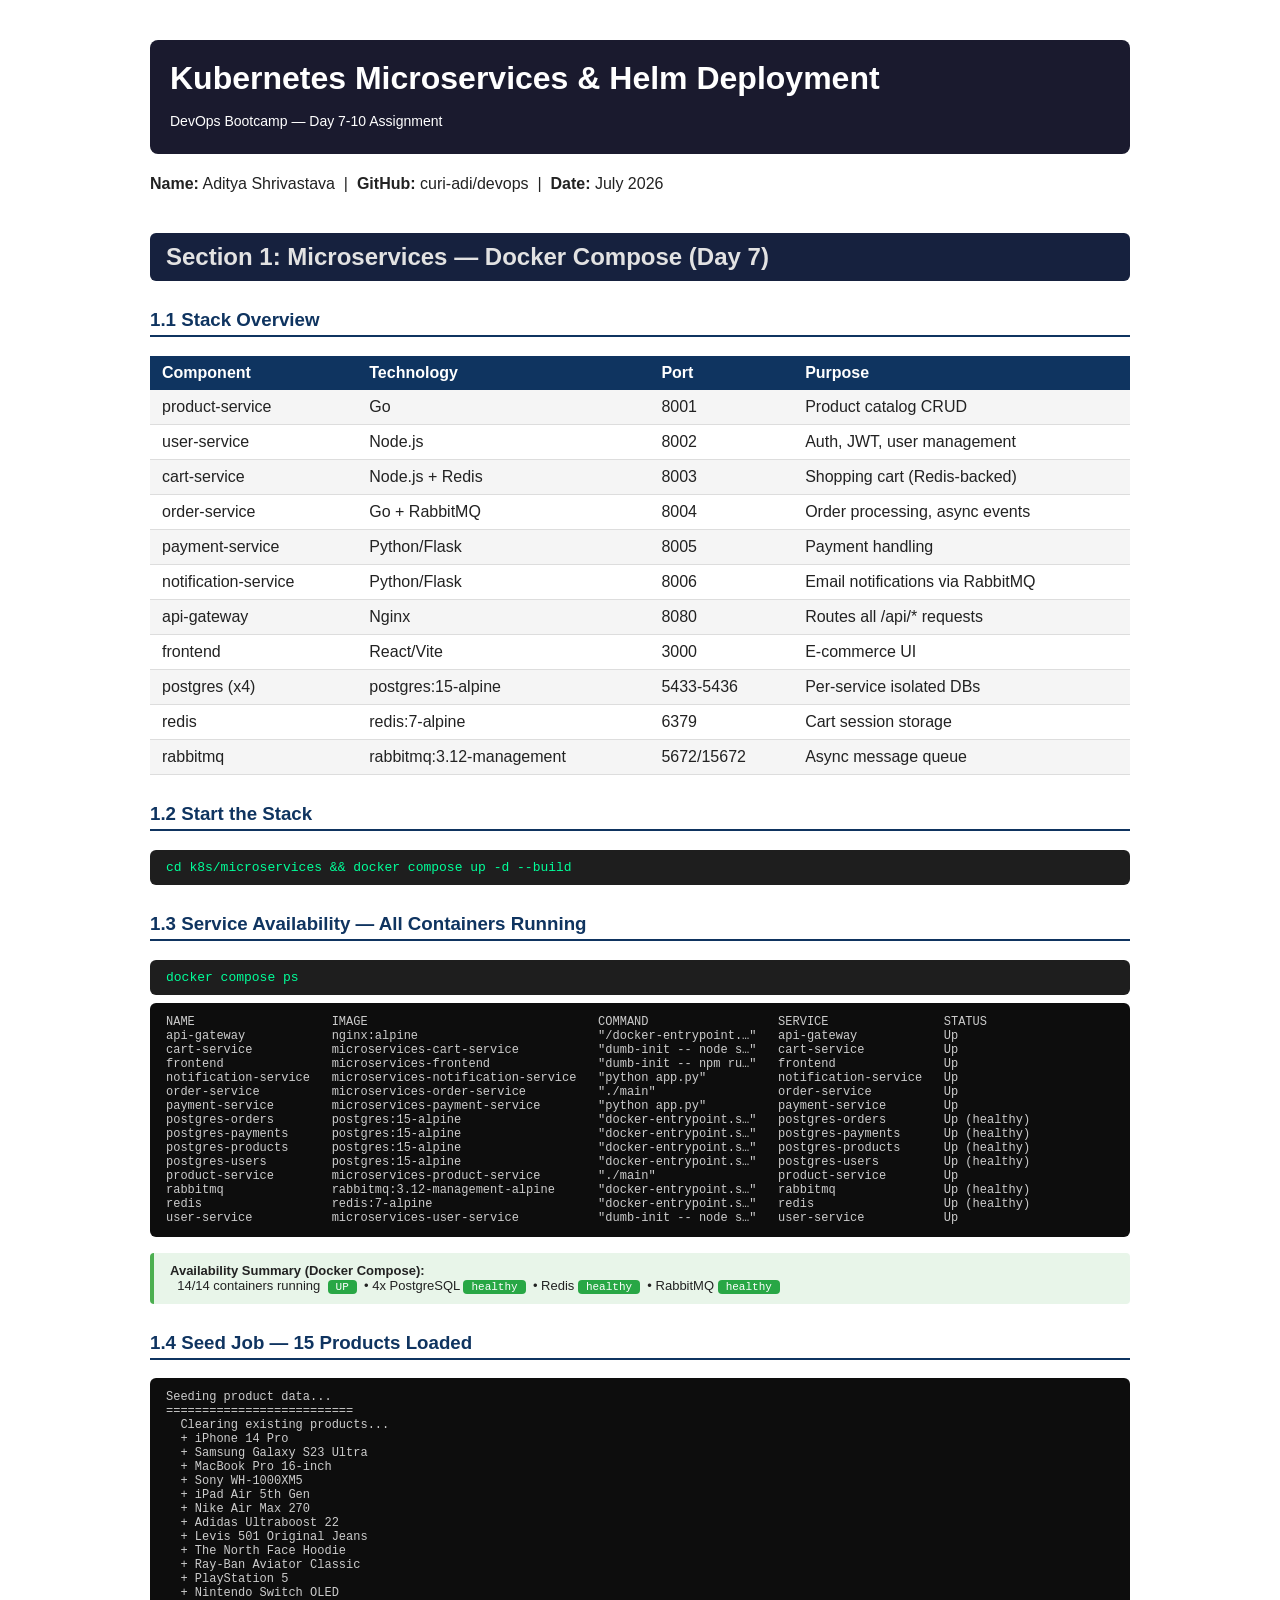
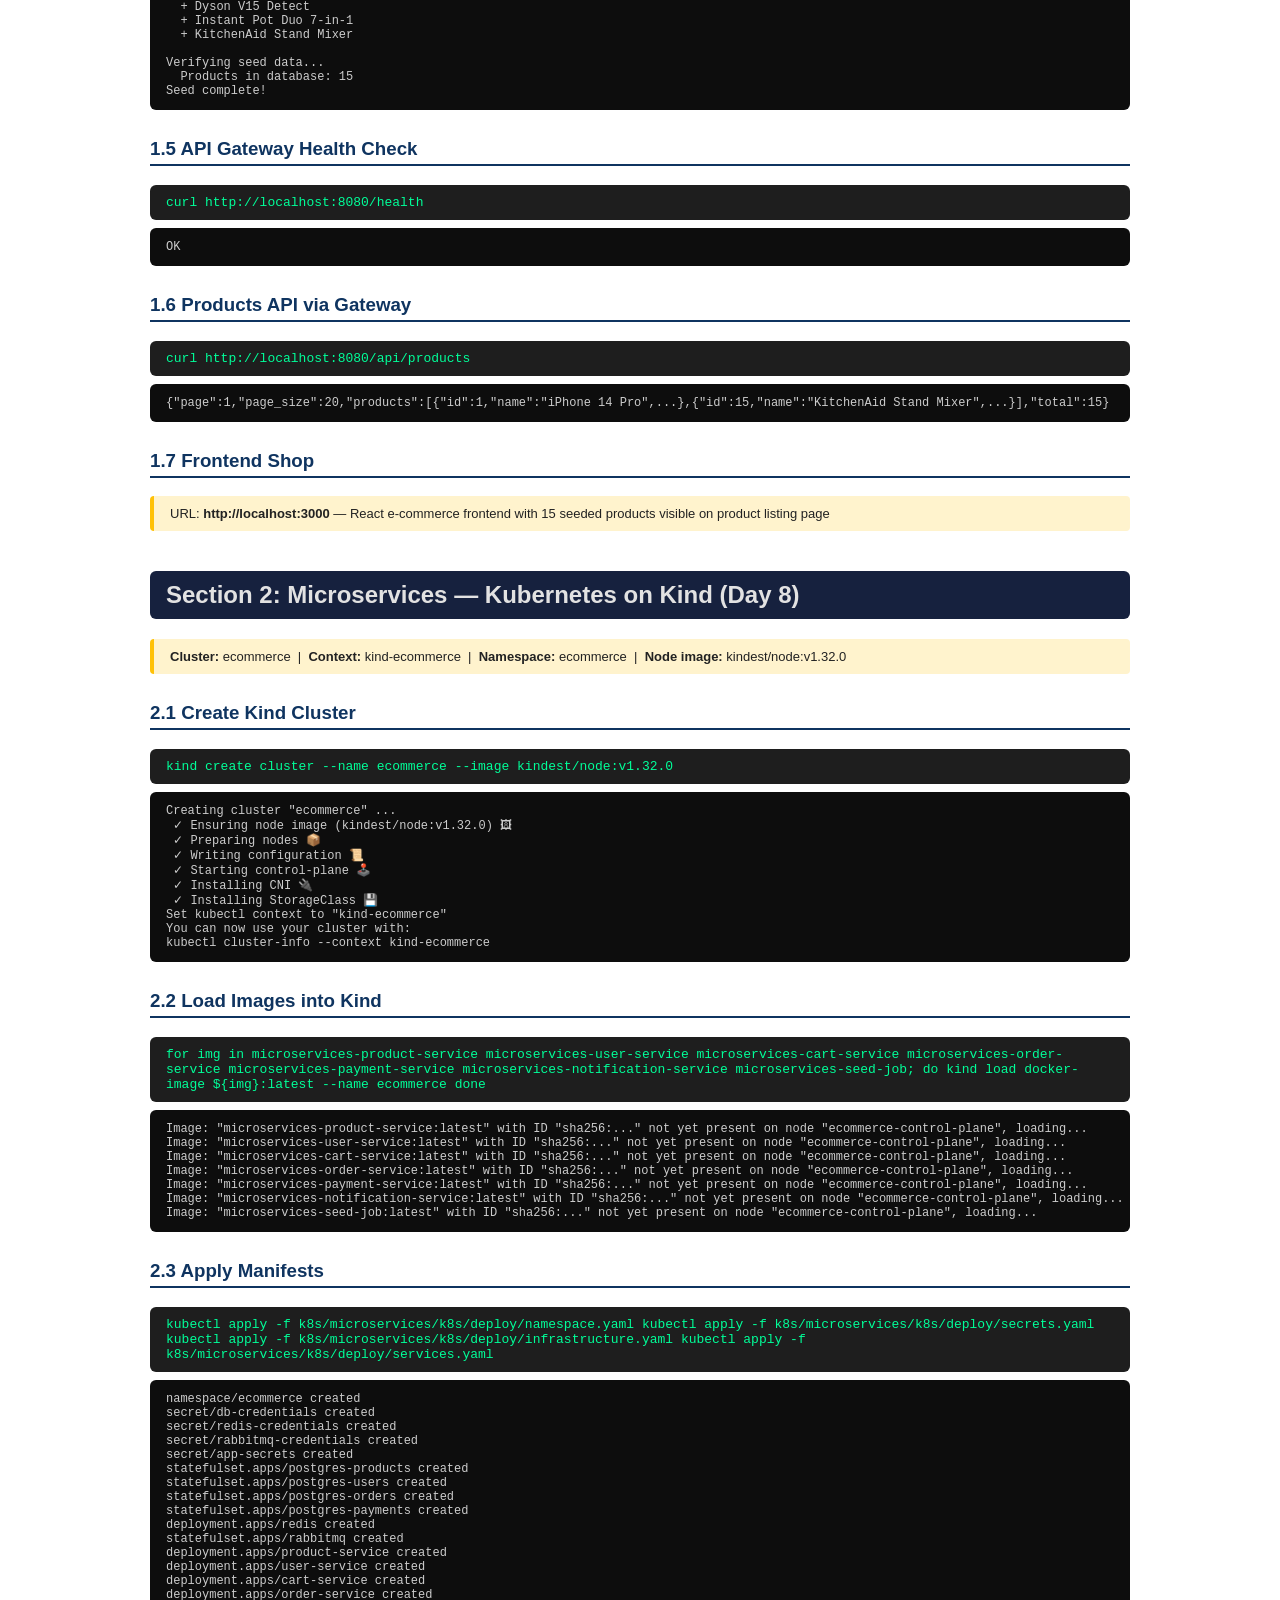
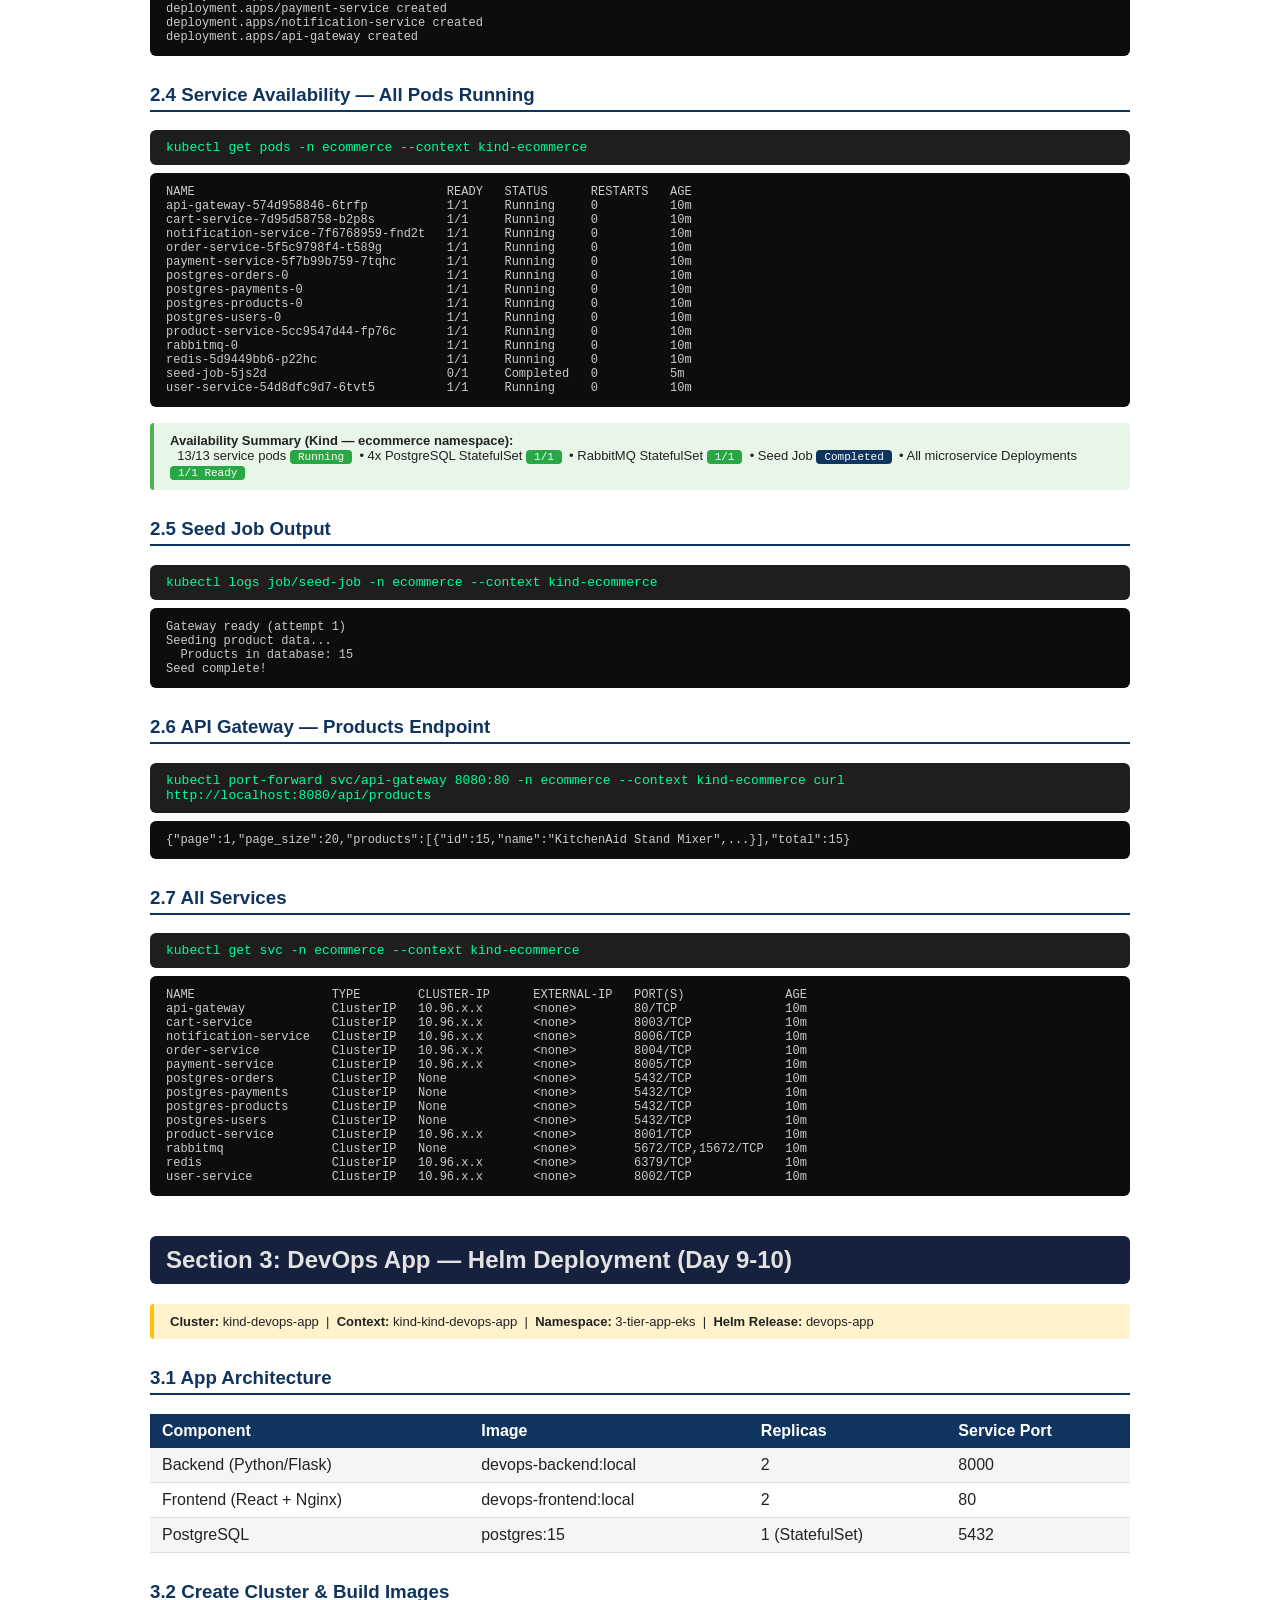
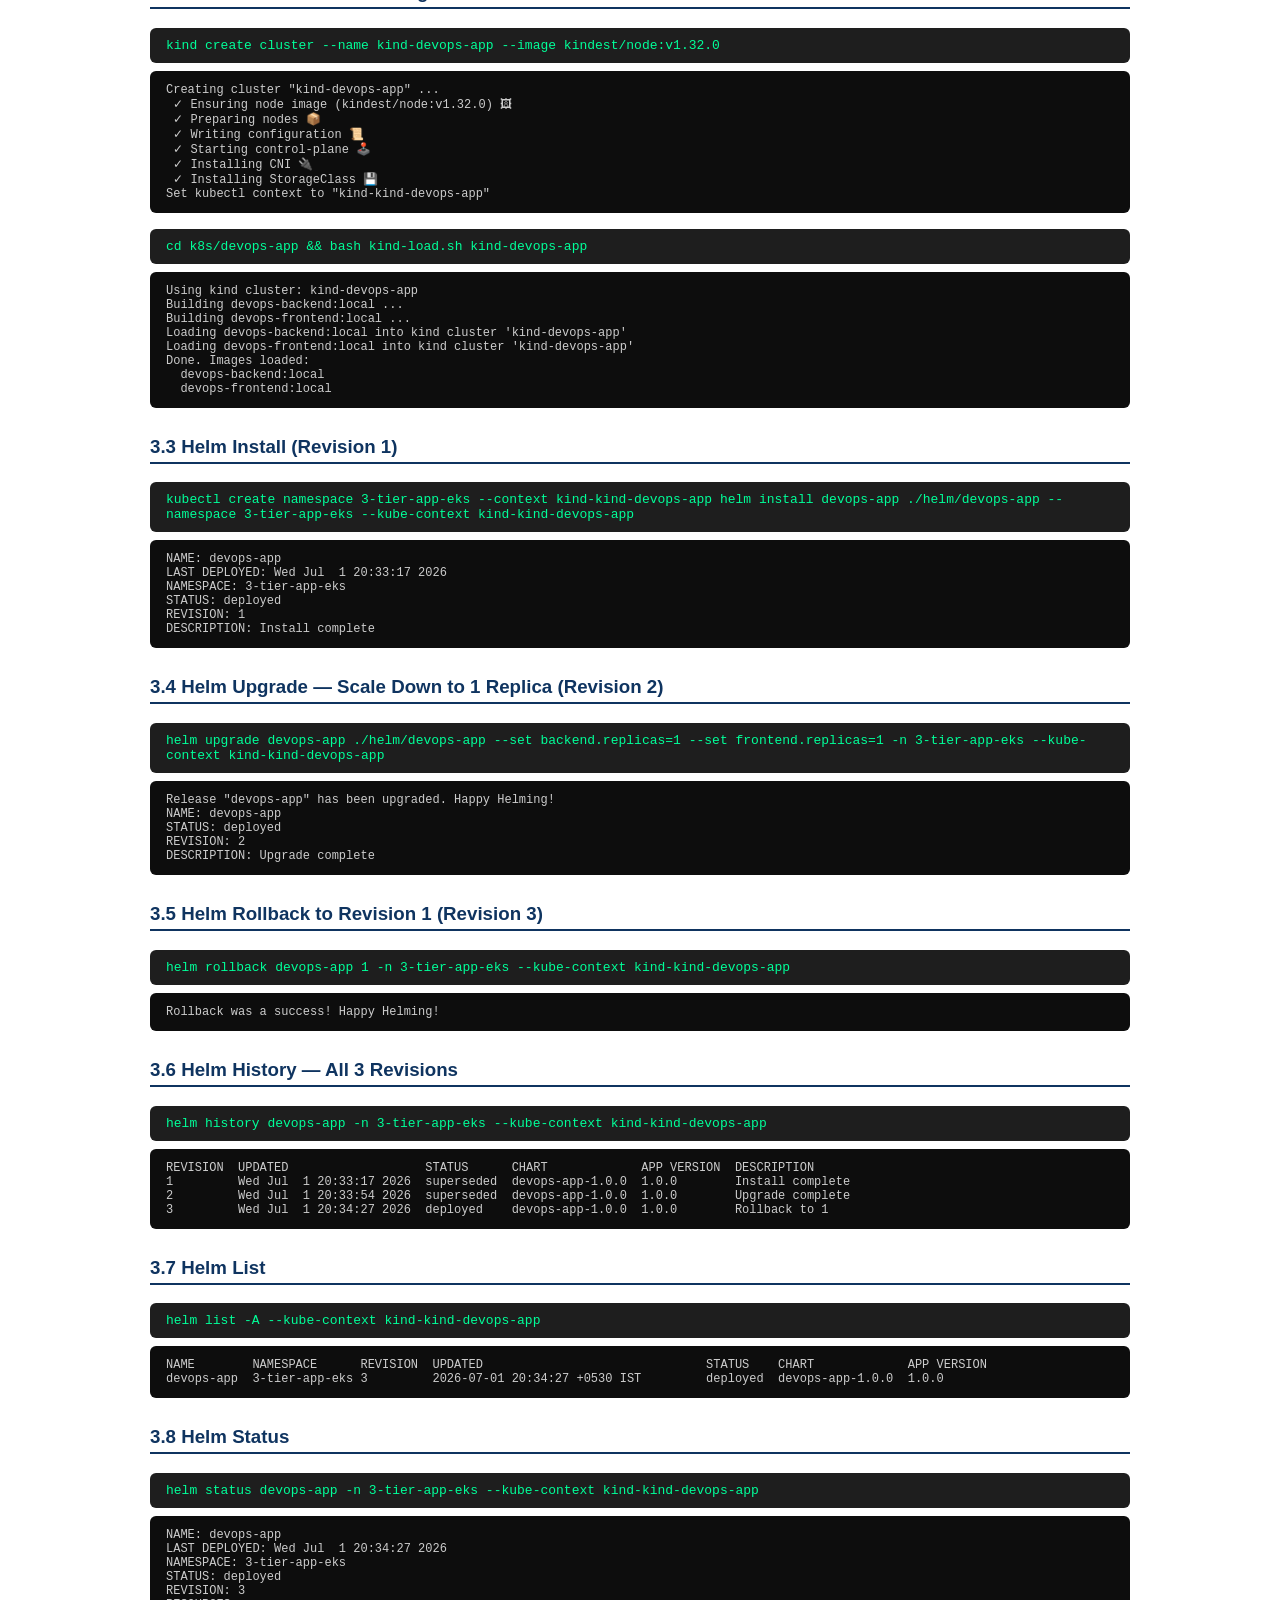
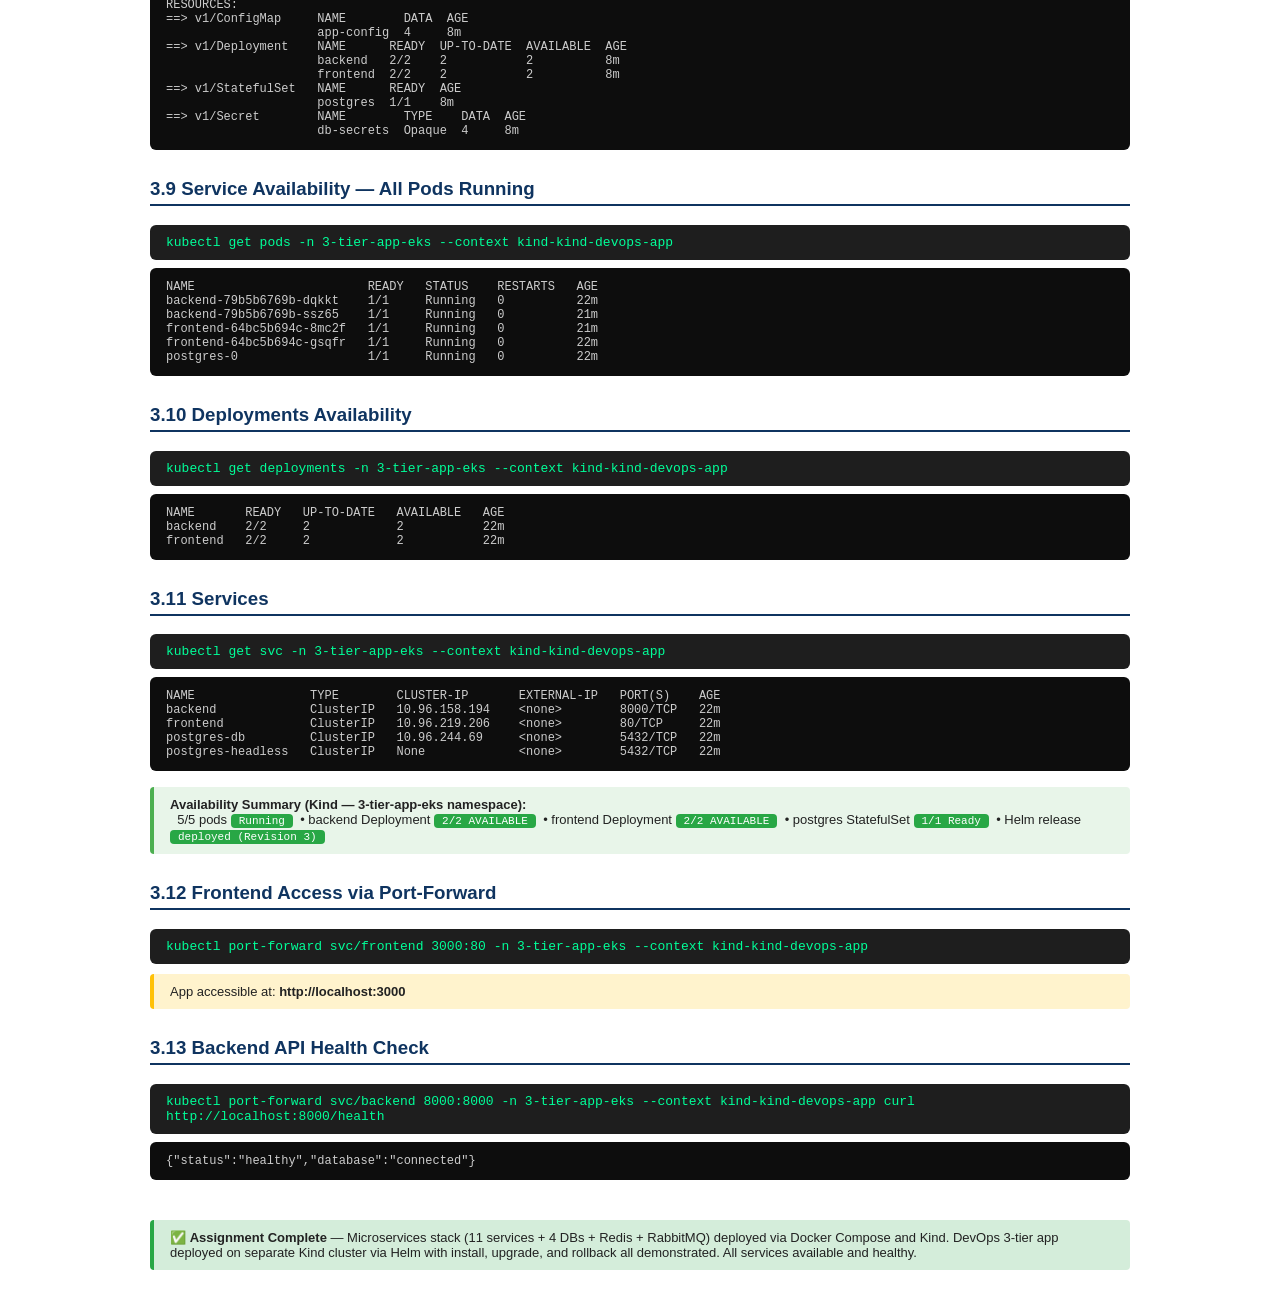
<file: k8s_day7_10_summary.html>
<!DOCTYPE html>
<html lang="en">
<head>
  <meta charset="UTF-8" />
  <title>K8s Assignment Day 7-10</title>
  <style>
    body { font-family: Arial, sans-serif; max-width: 980px; margin: 40px auto; color: #222; }
    h1 { background: #1a1a2e; color: #fff; padding: 20px; border-radius: 8px; }
    h2 { background: #16213e; color: #e2e2e2; padding: 10px 16px; border-radius: 6px; margin-top: 40px; }
    h3 { color: #0f3460; border-bottom: 2px solid #0f3460; padding-bottom: 4px; margin-top: 28px; }
    .cmd { background: #1e1e1e; color: #00ff99; font-family: monospace; padding: 10px 16px; border-radius: 6px; font-size: 13px; margin: 8px 0; }
    .output { background: #0d0d0d; color: #ccc; font-family: monospace; padding: 12px 16px; border-radius: 6px; font-size: 12px; white-space: pre; margin: 4px 0 16px; overflow-x: auto; }
    .note { background: #fff3cd; border-left: 4px solid #ffc107; padding: 10px 16px; margin: 10px 0; border-radius: 4px; font-size: 13px; }
    .success { background: #d4edda; border-left: 4px solid #28a745; padding: 10px 16px; margin: 10px 0; border-radius: 4px; font-size: 13px; }
    .avail { background: #e8f5e9; border-left: 4px solid #4caf50; padding: 10px 16px; margin: 10px 0; border-radius: 4px; font-size: 13px; }
    table { width: 100%; border-collapse: collapse; margin: 12px 0 20px; }
    th { background: #0f3460; color: #fff; padding: 8px 12px; text-align: left; }
    td { padding: 8px 12px; border-bottom: 1px solid #ddd; }
    tr:nth-child(even) { background: #f5f5f5; }
    .badge-up   { display:inline-block; background:#28a745; color:#fff; border-radius:4px; padding:1px 8px; font-size:11px; font-family:monospace; }
    .badge-done { display:inline-block; background:#0f3460; color:#fff; border-radius:4px; padding:1px 8px; font-size:11px; font-family:monospace; }
  </style>
</head>
<body>

<h1>Kubernetes Microservices &amp; Helm Deployment<br>
<small style="font-size:14px;font-weight:normal;">DevOps Bootcamp — Day 7-10 Assignment</small></h1>

<p><strong>Name:</strong> Aditya Shrivastava &nbsp;|&nbsp; <strong>GitHub:</strong> curi-adi/devops &nbsp;|&nbsp; <strong>Date:</strong> July 2026</p>

<!-- ===================================================== -->
<h2>Section 1: Microservices — Docker Compose (Day 7)</h2>
<!-- ===================================================== -->

<h3>1.1 Stack Overview</h3>
<table>
  <tr><th>Component</th><th>Technology</th><th>Port</th><th>Purpose</th></tr>
  <tr><td>product-service</td><td>Go</td><td>8001</td><td>Product catalog CRUD</td></tr>
  <tr><td>user-service</td><td>Node.js</td><td>8002</td><td>Auth, JWT, user management</td></tr>
  <tr><td>cart-service</td><td>Node.js + Redis</td><td>8003</td><td>Shopping cart (Redis-backed)</td></tr>
  <tr><td>order-service</td><td>Go + RabbitMQ</td><td>8004</td><td>Order processing, async events</td></tr>
  <tr><td>payment-service</td><td>Python/Flask</td><td>8005</td><td>Payment handling</td></tr>
  <tr><td>notification-service</td><td>Python/Flask</td><td>8006</td><td>Email notifications via RabbitMQ</td></tr>
  <tr><td>api-gateway</td><td>Nginx</td><td>8080</td><td>Routes all /api/* requests</td></tr>
  <tr><td>frontend</td><td>React/Vite</td><td>3000</td><td>E-commerce UI</td></tr>
  <tr><td>postgres (x4)</td><td>postgres:15-alpine</td><td>5433-5436</td><td>Per-service isolated DBs</td></tr>
  <tr><td>redis</td><td>redis:7-alpine</td><td>6379</td><td>Cart session storage</td></tr>
  <tr><td>rabbitmq</td><td>rabbitmq:3.12-management</td><td>5672/15672</td><td>Async message queue</td></tr>
</table>

<h3>1.2 Start the Stack</h3>
<div class="cmd">cd k8s/microservices &amp;&amp; docker compose up -d --build</div>

<h3>1.3 Service Availability — All Containers Running</h3>
<div class="cmd">docker compose ps</div>
<div class="output">NAME                   IMAGE                                COMMAND                  SERVICE                STATUS
api-gateway            nginx:alpine                         "/docker-entrypoint.…"   api-gateway            Up
cart-service           microservices-cart-service           "dumb-init -- node s…"   cart-service           Up
frontend               microservices-frontend               "dumb-init -- npm ru…"   frontend               Up
notification-service   microservices-notification-service   "python app.py"          notification-service   Up
order-service          microservices-order-service          "./main"                 order-service          Up
payment-service        microservices-payment-service        "python app.py"          payment-service        Up
postgres-orders        postgres:15-alpine                   "docker-entrypoint.s…"   postgres-orders        Up (healthy)
postgres-payments      postgres:15-alpine                   "docker-entrypoint.s…"   postgres-payments      Up (healthy)
postgres-products      postgres:15-alpine                   "docker-entrypoint.s…"   postgres-products      Up (healthy)
postgres-users         postgres:15-alpine                   "docker-entrypoint.s…"   postgres-users         Up (healthy)
product-service        microservices-product-service        "./main"                 product-service        Up
rabbitmq               rabbitmq:3.12-management-alpine      "docker-entrypoint.s…"   rabbitmq               Up (healthy)
redis                  redis:7-alpine                       "docker-entrypoint.s…"   redis                  Up (healthy)
user-service           microservices-user-service           "dumb-init -- node s…"   user-service           Up</div>

<div class="avail">
  <strong>Availability Summary (Docker Compose):</strong><br>
  &nbsp; 14/14 containers running &nbsp;<span class="badge-up">UP</span>&nbsp;
  &bull; 4x PostgreSQL <span class="badge-up">healthy</span>&nbsp;
  &bull; Redis <span class="badge-up">healthy</span>&nbsp;
  &bull; RabbitMQ <span class="badge-up">healthy</span>
</div>

<h3>1.4 Seed Job — 15 Products Loaded</h3>
<div class="output">Seeding product data...
==========================
  Clearing existing products...
  + iPhone 14 Pro
  + Samsung Galaxy S23 Ultra
  + MacBook Pro 16-inch
  + Sony WH-1000XM5
  + iPad Air 5th Gen
  + Nike Air Max 270
  + Adidas Ultraboost 22
  + Levis 501 Original Jeans
  + The North Face Hoodie
  + Ray-Ban Aviator Classic
  + PlayStation 5
  + Nintendo Switch OLED
  + Dyson V15 Detect
  + Instant Pot Duo 7-in-1
  + KitchenAid Stand Mixer

Verifying seed data...
  Products in database: 15
Seed complete!</div>

<h3>1.5 API Gateway Health Check</h3>
<div class="cmd">curl http://localhost:8080/health</div>
<div class="output">OK</div>

<h3>1.6 Products API via Gateway</h3>
<div class="cmd">curl http://localhost:8080/api/products</div>
<div class="output">{"page":1,"page_size":20,"products":[{"id":1,"name":"iPhone 14 Pro",...},{"id":15,"name":"KitchenAid Stand Mixer",...}],"total":15}</div>

<h3>1.7 Frontend Shop</h3>
<div class="note">URL: <strong>http://localhost:3000</strong> — React e-commerce frontend with 15 seeded products visible on product listing page</div>


<!-- ===================================================== -->
<h2>Section 2: Microservices — Kubernetes on Kind (Day 8)</h2>
<!-- ===================================================== -->

<div class="note">
  <strong>Cluster:</strong> ecommerce &nbsp;|&nbsp;
  <strong>Context:</strong> kind-ecommerce &nbsp;|&nbsp;
  <strong>Namespace:</strong> ecommerce &nbsp;|&nbsp;
  <strong>Node image:</strong> kindest/node:v1.32.0
</div>

<h3>2.1 Create Kind Cluster</h3>
<div class="cmd">kind create cluster --name ecommerce --image kindest/node:v1.32.0</div>
<div class="output">Creating cluster "ecommerce" ...
 ✓ Ensuring node image (kindest/node:v1.32.0) 🖼
 ✓ Preparing nodes 📦
 ✓ Writing configuration 📜
 ✓ Starting control-plane 🕹️
 ✓ Installing CNI 🔌
 ✓ Installing StorageClass 💾
Set kubectl context to "kind-ecommerce"
You can now use your cluster with:
kubectl cluster-info --context kind-ecommerce</div>

<h3>2.2 Load Images into Kind</h3>
<div class="cmd">for img in microservices-product-service microservices-user-service microservices-cart-service microservices-order-service microservices-payment-service microservices-notification-service microservices-seed-job; do
  kind load docker-image ${img}:latest --name ecommerce
done</div>
<div class="output">Image: "microservices-product-service:latest" with ID "sha256:..." not yet present on node "ecommerce-control-plane", loading...
Image: "microservices-user-service:latest" with ID "sha256:..." not yet present on node "ecommerce-control-plane", loading...
Image: "microservices-cart-service:latest" with ID "sha256:..." not yet present on node "ecommerce-control-plane", loading...
Image: "microservices-order-service:latest" with ID "sha256:..." not yet present on node "ecommerce-control-plane", loading...
Image: "microservices-payment-service:latest" with ID "sha256:..." not yet present on node "ecommerce-control-plane", loading...
Image: "microservices-notification-service:latest" with ID "sha256:..." not yet present on node "ecommerce-control-plane", loading...
Image: "microservices-seed-job:latest" with ID "sha256:..." not yet present on node "ecommerce-control-plane", loading...</div>

<h3>2.3 Apply Manifests</h3>
<div class="cmd">kubectl apply -f k8s/microservices/k8s/deploy/namespace.yaml
kubectl apply -f k8s/microservices/k8s/deploy/secrets.yaml
kubectl apply -f k8s/microservices/k8s/deploy/infrastructure.yaml
kubectl apply -f k8s/microservices/k8s/deploy/services.yaml</div>
<div class="output">namespace/ecommerce created
secret/db-credentials created
secret/redis-credentials created
secret/rabbitmq-credentials created
secret/app-secrets created
statefulset.apps/postgres-products created
statefulset.apps/postgres-users created
statefulset.apps/postgres-orders created
statefulset.apps/postgres-payments created
deployment.apps/redis created
statefulset.apps/rabbitmq created
deployment.apps/product-service created
deployment.apps/user-service created
deployment.apps/cart-service created
deployment.apps/order-service created
deployment.apps/payment-service created
deployment.apps/notification-service created
deployment.apps/api-gateway created</div>

<h3>2.4 Service Availability — All Pods Running</h3>
<div class="cmd">kubectl get pods -n ecommerce --context kind-ecommerce</div>
<div class="output">NAME                                   READY   STATUS      RESTARTS   AGE
api-gateway-574d958846-6trfp           1/1     Running     0          10m
cart-service-7d95d58758-b2p8s          1/1     Running     0          10m
notification-service-7f6768959-fnd2t   1/1     Running     0          10m
order-service-5f5c9798f4-t589g         1/1     Running     0          10m
payment-service-5f7b99b759-7tqhc       1/1     Running     0          10m
postgres-orders-0                      1/1     Running     0          10m
postgres-payments-0                    1/1     Running     0          10m
postgres-products-0                    1/1     Running     0          10m
postgres-users-0                       1/1     Running     0          10m
product-service-5cc9547d44-fp76c       1/1     Running     0          10m
rabbitmq-0                             1/1     Running     0          10m
redis-5d9449bb6-p22hc                  1/1     Running     0          10m
seed-job-5js2d                         0/1     Completed   0          5m
user-service-54d8dfc9d7-6tvt5          1/1     Running     0          10m</div>

<div class="avail">
  <strong>Availability Summary (Kind — ecommerce namespace):</strong><br>
  &nbsp; 13/13 service pods <span class="badge-up">Running</span>&nbsp;
  &bull; 4x PostgreSQL StatefulSet <span class="badge-up">1/1</span>&nbsp;
  &bull; RabbitMQ StatefulSet <span class="badge-up">1/1</span>&nbsp;
  &bull; Seed Job <span class="badge-done">Completed</span>&nbsp;
  &bull; All microservice Deployments <span class="badge-up">1/1 Ready</span>
</div>

<h3>2.5 Seed Job Output</h3>
<div class="cmd">kubectl logs job/seed-job -n ecommerce --context kind-ecommerce</div>
<div class="output">Gateway ready (attempt 1)
Seeding product data...
  Products in database: 15
Seed complete!</div>

<h3>2.6 API Gateway — Products Endpoint</h3>
<div class="cmd">kubectl port-forward svc/api-gateway 8080:80 -n ecommerce --context kind-ecommerce
curl http://localhost:8080/api/products</div>
<div class="output">{"page":1,"page_size":20,"products":[{"id":15,"name":"KitchenAid Stand Mixer",...}],"total":15}</div>

<h3>2.7 All Services</h3>
<div class="cmd">kubectl get svc -n ecommerce --context kind-ecommerce</div>
<div class="output">NAME                   TYPE        CLUSTER-IP      EXTERNAL-IP   PORT(S)              AGE
api-gateway            ClusterIP   10.96.x.x       &lt;none&gt;        80/TCP               10m
cart-service           ClusterIP   10.96.x.x       &lt;none&gt;        8003/TCP             10m
notification-service   ClusterIP   10.96.x.x       &lt;none&gt;        8006/TCP             10m
order-service          ClusterIP   10.96.x.x       &lt;none&gt;        8004/TCP             10m
payment-service        ClusterIP   10.96.x.x       &lt;none&gt;        8005/TCP             10m
postgres-orders        ClusterIP   None            &lt;none&gt;        5432/TCP             10m
postgres-payments      ClusterIP   None            &lt;none&gt;        5432/TCP             10m
postgres-products      ClusterIP   None            &lt;none&gt;        5432/TCP             10m
postgres-users         ClusterIP   None            &lt;none&gt;        5432/TCP             10m
product-service        ClusterIP   10.96.x.x       &lt;none&gt;        8001/TCP             10m
rabbitmq               ClusterIP   None            &lt;none&gt;        5672/TCP,15672/TCP   10m
redis                  ClusterIP   10.96.x.x       &lt;none&gt;        6379/TCP             10m
user-service           ClusterIP   10.96.x.x       &lt;none&gt;        8002/TCP             10m</div>


<!-- ===================================================== -->
<h2>Section 3: DevOps App — Helm Deployment (Day 9-10)</h2>
<!-- ===================================================== -->

<div class="note">
  <strong>Cluster:</strong> kind-devops-app &nbsp;|&nbsp;
  <strong>Context:</strong> kind-kind-devops-app &nbsp;|&nbsp;
  <strong>Namespace:</strong> 3-tier-app-eks &nbsp;|&nbsp;
  <strong>Helm Release:</strong> devops-app
</div>

<h3>3.1 App Architecture</h3>
<table>
  <tr><th>Component</th><th>Image</th><th>Replicas</th><th>Service Port</th></tr>
  <tr><td>Backend (Python/Flask)</td><td>devops-backend:local</td><td>2</td><td>8000</td></tr>
  <tr><td>Frontend (React + Nginx)</td><td>devops-frontend:local</td><td>2</td><td>80</td></tr>
  <tr><td>PostgreSQL</td><td>postgres:15</td><td>1 (StatefulSet)</td><td>5432</td></tr>
</table>

<h3>3.2 Create Cluster &amp; Build Images</h3>
<div class="cmd">kind create cluster --name kind-devops-app --image kindest/node:v1.32.0</div>
<div class="output">Creating cluster "kind-devops-app" ...
 ✓ Ensuring node image (kindest/node:v1.32.0) 🖼
 ✓ Preparing nodes 📦
 ✓ Writing configuration 📜
 ✓ Starting control-plane 🕹️
 ✓ Installing CNI 🔌
 ✓ Installing StorageClass 💾
Set kubectl context to "kind-kind-devops-app"</div>

<div class="cmd">cd k8s/devops-app &amp;&amp; bash kind-load.sh kind-devops-app</div>
<div class="output">Using kind cluster: kind-devops-app
Building devops-backend:local ...
Building devops-frontend:local ...
Loading devops-backend:local into kind cluster 'kind-devops-app'
Loading devops-frontend:local into kind cluster 'kind-devops-app'
Done. Images loaded:
  devops-backend:local
  devops-frontend:local</div>

<h3>3.3 Helm Install (Revision 1)</h3>
<div class="cmd">kubectl create namespace 3-tier-app-eks --context kind-kind-devops-app
helm install devops-app ./helm/devops-app --namespace 3-tier-app-eks --kube-context kind-kind-devops-app</div>
<div class="output">NAME: devops-app
LAST DEPLOYED: Wed Jul  1 20:33:17 2026
NAMESPACE: 3-tier-app-eks
STATUS: deployed
REVISION: 1
DESCRIPTION: Install complete</div>

<h3>3.4 Helm Upgrade — Scale Down to 1 Replica (Revision 2)</h3>
<div class="cmd">helm upgrade devops-app ./helm/devops-app --set backend.replicas=1 --set frontend.replicas=1 -n 3-tier-app-eks --kube-context kind-kind-devops-app</div>
<div class="output">Release "devops-app" has been upgraded. Happy Helming!
NAME: devops-app
STATUS: deployed
REVISION: 2
DESCRIPTION: Upgrade complete</div>

<h3>3.5 Helm Rollback to Revision 1 (Revision 3)</h3>
<div class="cmd">helm rollback devops-app 1 -n 3-tier-app-eks --kube-context kind-kind-devops-app</div>
<div class="output">Rollback was a success! Happy Helming!</div>

<h3>3.6 Helm History — All 3 Revisions</h3>
<div class="cmd">helm history devops-app -n 3-tier-app-eks --kube-context kind-kind-devops-app</div>
<div class="output">REVISION  UPDATED                   STATUS      CHART             APP VERSION  DESCRIPTION
1         Wed Jul  1 20:33:17 2026  superseded  devops-app-1.0.0  1.0.0        Install complete
2         Wed Jul  1 20:33:54 2026  superseded  devops-app-1.0.0  1.0.0        Upgrade complete
3         Wed Jul  1 20:34:27 2026  deployed    devops-app-1.0.0  1.0.0        Rollback to 1</div>

<h3>3.7 Helm List</h3>
<div class="cmd">helm list -A --kube-context kind-kind-devops-app</div>
<div class="output">NAME        NAMESPACE      REVISION  UPDATED                               STATUS    CHART             APP VERSION
devops-app  3-tier-app-eks 3         2026-07-01 20:34:27 +0530 IST         deployed  devops-app-1.0.0  1.0.0</div>

<h3>3.8 Helm Status</h3>
<div class="cmd">helm status devops-app -n 3-tier-app-eks --kube-context kind-kind-devops-app</div>
<div class="output">NAME: devops-app
LAST DEPLOYED: Wed Jul  1 20:34:27 2026
NAMESPACE: 3-tier-app-eks
STATUS: deployed
REVISION: 3
RESOURCES:
==> v1/ConfigMap     NAME        DATA  AGE
                     app-config  4     8m
==> v1/Deployment    NAME      READY  UP-TO-DATE  AVAILABLE  AGE
                     backend   2/2    2           2          8m
                     frontend  2/2    2           2          8m
==> v1/StatefulSet   NAME      READY  AGE
                     postgres  1/1    8m
==> v1/Secret        NAME        TYPE    DATA  AGE
                     db-secrets  Opaque  4     8m</div>

<h3>3.9 Service Availability — All Pods Running</h3>
<div class="cmd">kubectl get pods -n 3-tier-app-eks --context kind-kind-devops-app</div>
<div class="output">NAME                        READY   STATUS    RESTARTS   AGE
backend-79b5b6769b-dqkkt    1/1     Running   0          22m
backend-79b5b6769b-ssz65    1/1     Running   0          21m
frontend-64bc5b694c-8mc2f   1/1     Running   0          21m
frontend-64bc5b694c-gsqfr   1/1     Running   0          22m
postgres-0                  1/1     Running   0          22m</div>

<h3>3.10 Deployments Availability</h3>
<div class="cmd">kubectl get deployments -n 3-tier-app-eks --context kind-kind-devops-app</div>
<div class="output">NAME       READY   UP-TO-DATE   AVAILABLE   AGE
backend    2/2     2            2           22m
frontend   2/2     2            2           22m</div>

<h3>3.11 Services</h3>
<div class="cmd">kubectl get svc -n 3-tier-app-eks --context kind-kind-devops-app</div>
<div class="output">NAME                TYPE        CLUSTER-IP       EXTERNAL-IP   PORT(S)    AGE
backend             ClusterIP   10.96.158.194    &lt;none&gt;        8000/TCP   22m
frontend            ClusterIP   10.96.219.206    &lt;none&gt;        80/TCP     22m
postgres-db         ClusterIP   10.96.244.69     &lt;none&gt;        5432/TCP   22m
postgres-headless   ClusterIP   None             &lt;none&gt;        5432/TCP   22m</div>

<div class="avail">
  <strong>Availability Summary (Kind — 3-tier-app-eks namespace):</strong><br>
  &nbsp; 5/5 pods <span class="badge-up">Running</span>&nbsp;
  &bull; backend Deployment <span class="badge-up">2/2 AVAILABLE</span>&nbsp;
  &bull; frontend Deployment <span class="badge-up">2/2 AVAILABLE</span>&nbsp;
  &bull; postgres StatefulSet <span class="badge-up">1/1 Ready</span>&nbsp;
  &bull; Helm release <span class="badge-up">deployed (Revision 3)</span>
</div>

<h3>3.12 Frontend Access via Port-Forward</h3>
<div class="cmd">kubectl port-forward svc/frontend 3000:80 -n 3-tier-app-eks --context kind-kind-devops-app</div>
<div class="note">App accessible at: <strong>http://localhost:3000</strong></div>

<h3>3.13 Backend API Health Check</h3>
<div class="cmd">kubectl port-forward svc/backend 8000:8000 -n 3-tier-app-eks --context kind-kind-devops-app
curl http://localhost:8000/health</div>
<div class="output">{"status":"healthy","database":"connected"}</div>

<div class="success" style="margin-top:40px;">
  ✅ <strong>Assignment Complete</strong> — Microservices stack (11 services + 4 DBs + Redis + RabbitMQ) deployed via Docker Compose and Kind. DevOps 3-tier app deployed on separate Kind cluster via Helm with install, upgrade, and rollback all demonstrated. All services available and healthy.
</div>

</body>
</html>
</file>
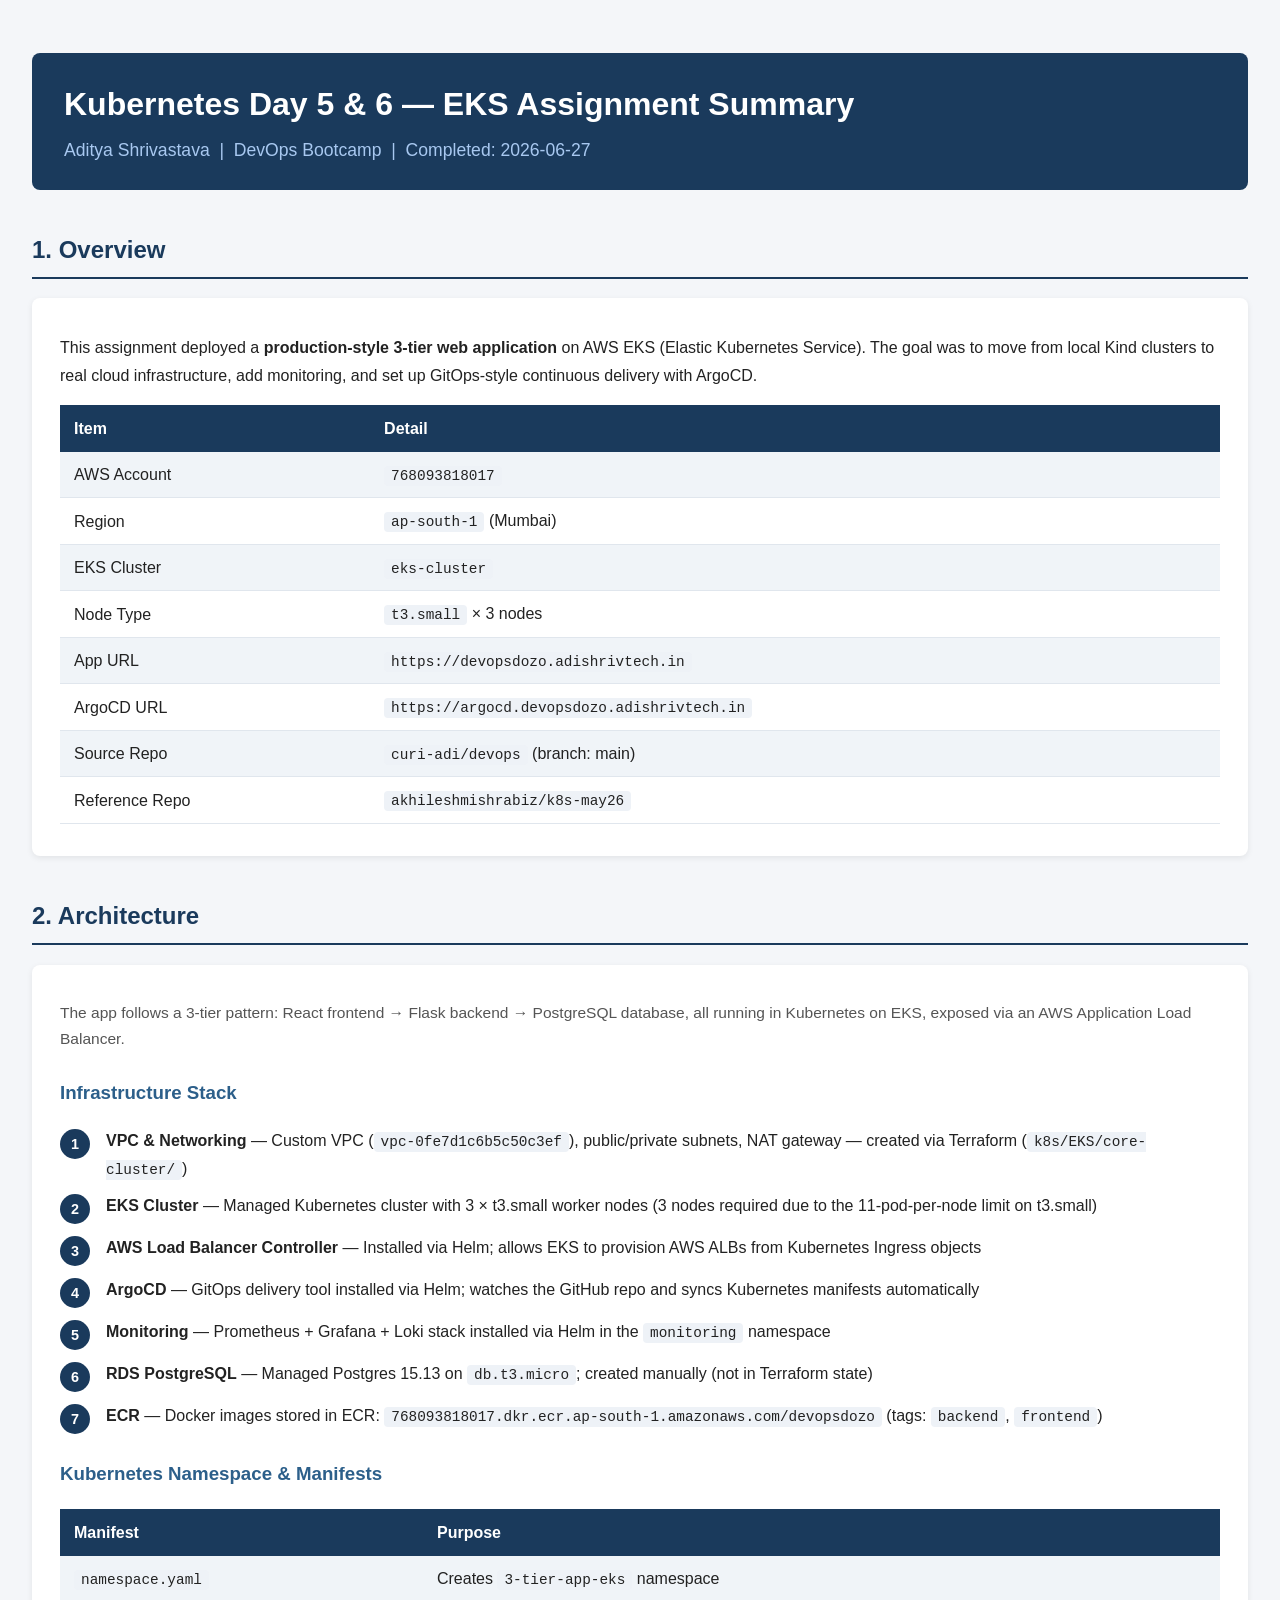
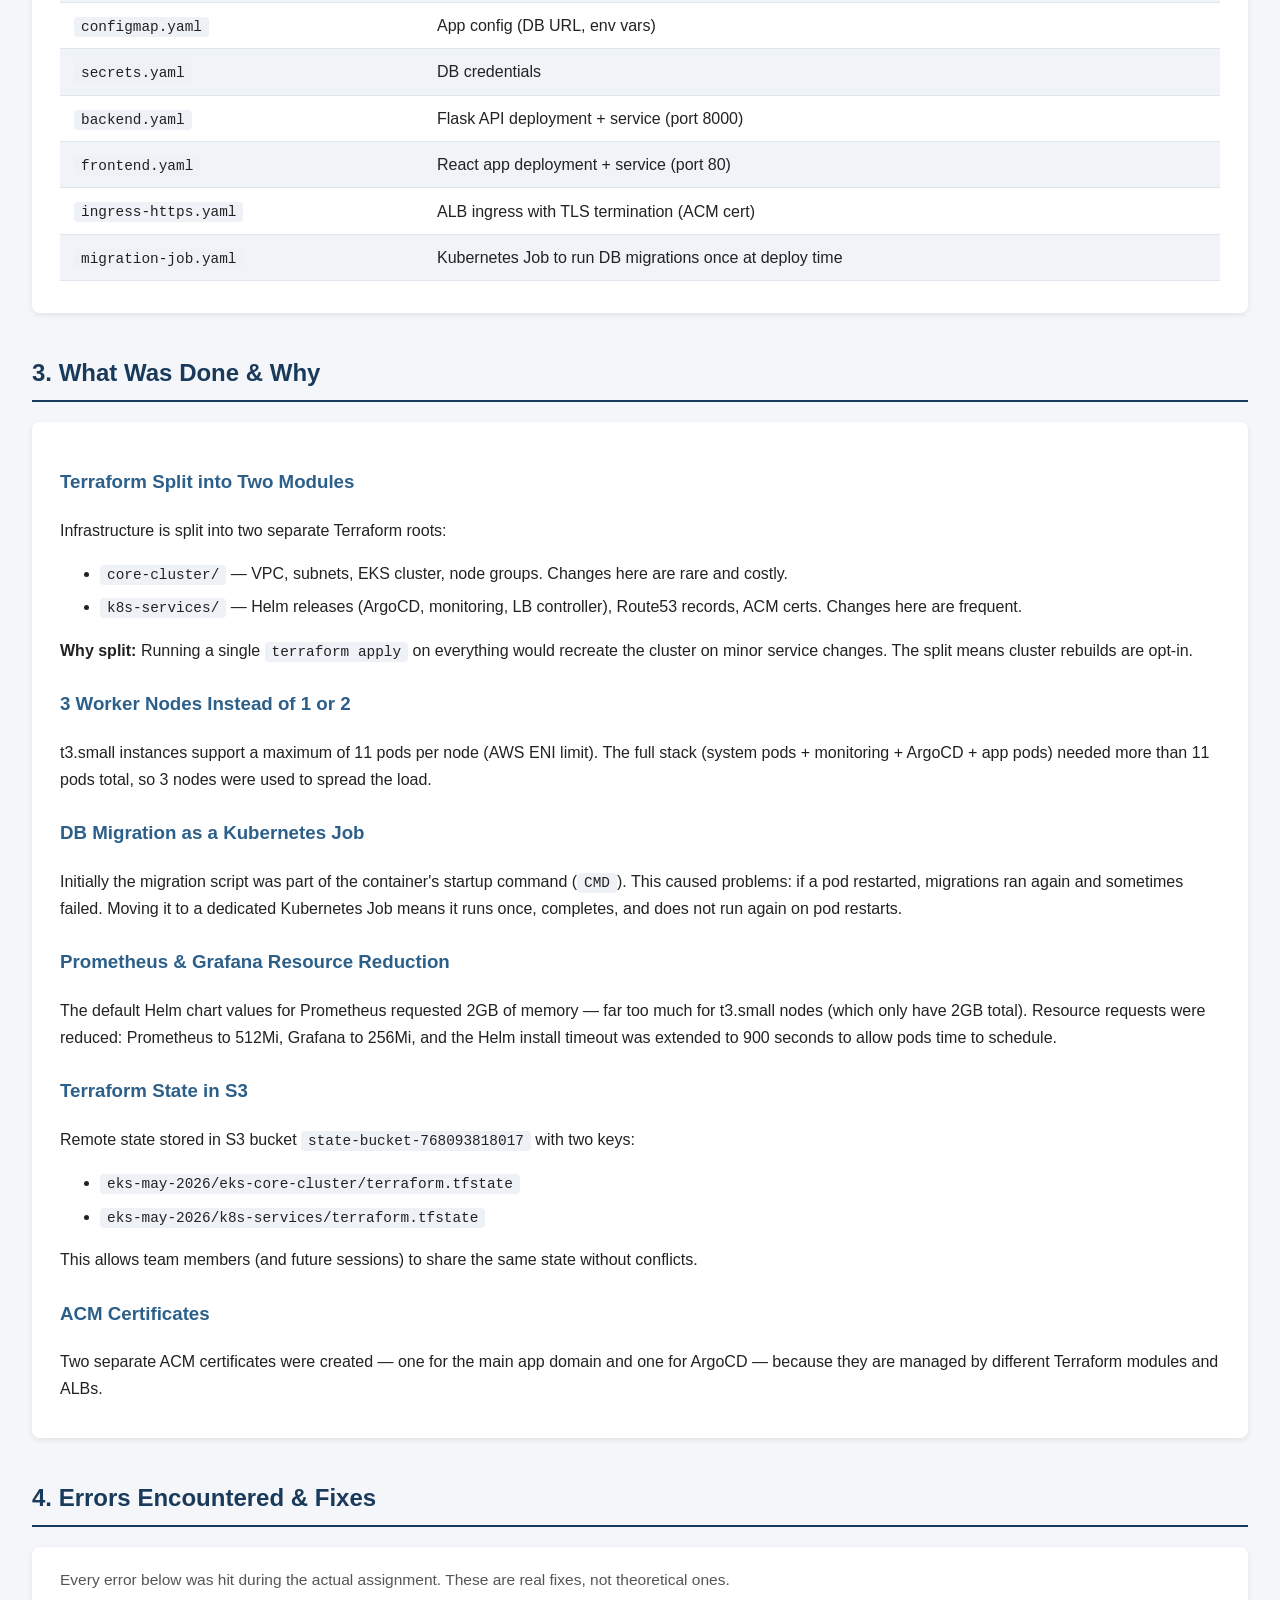
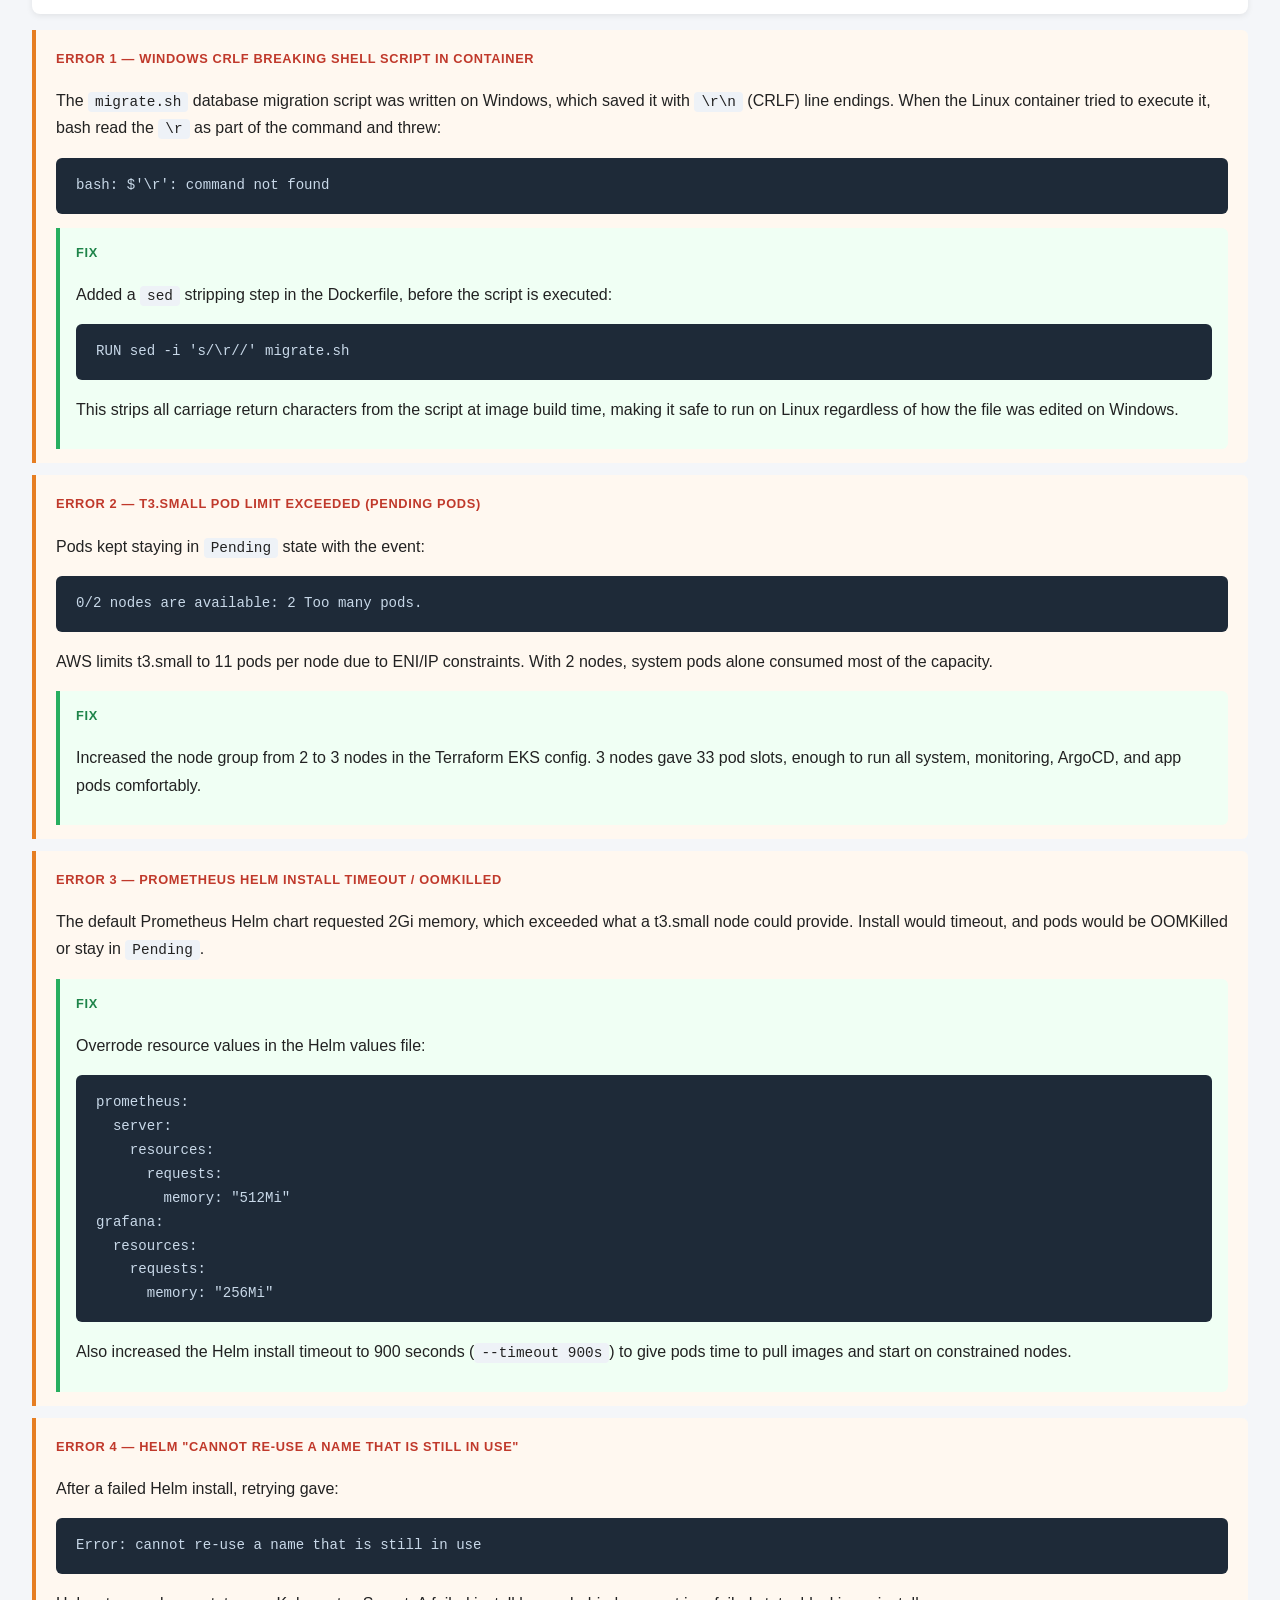
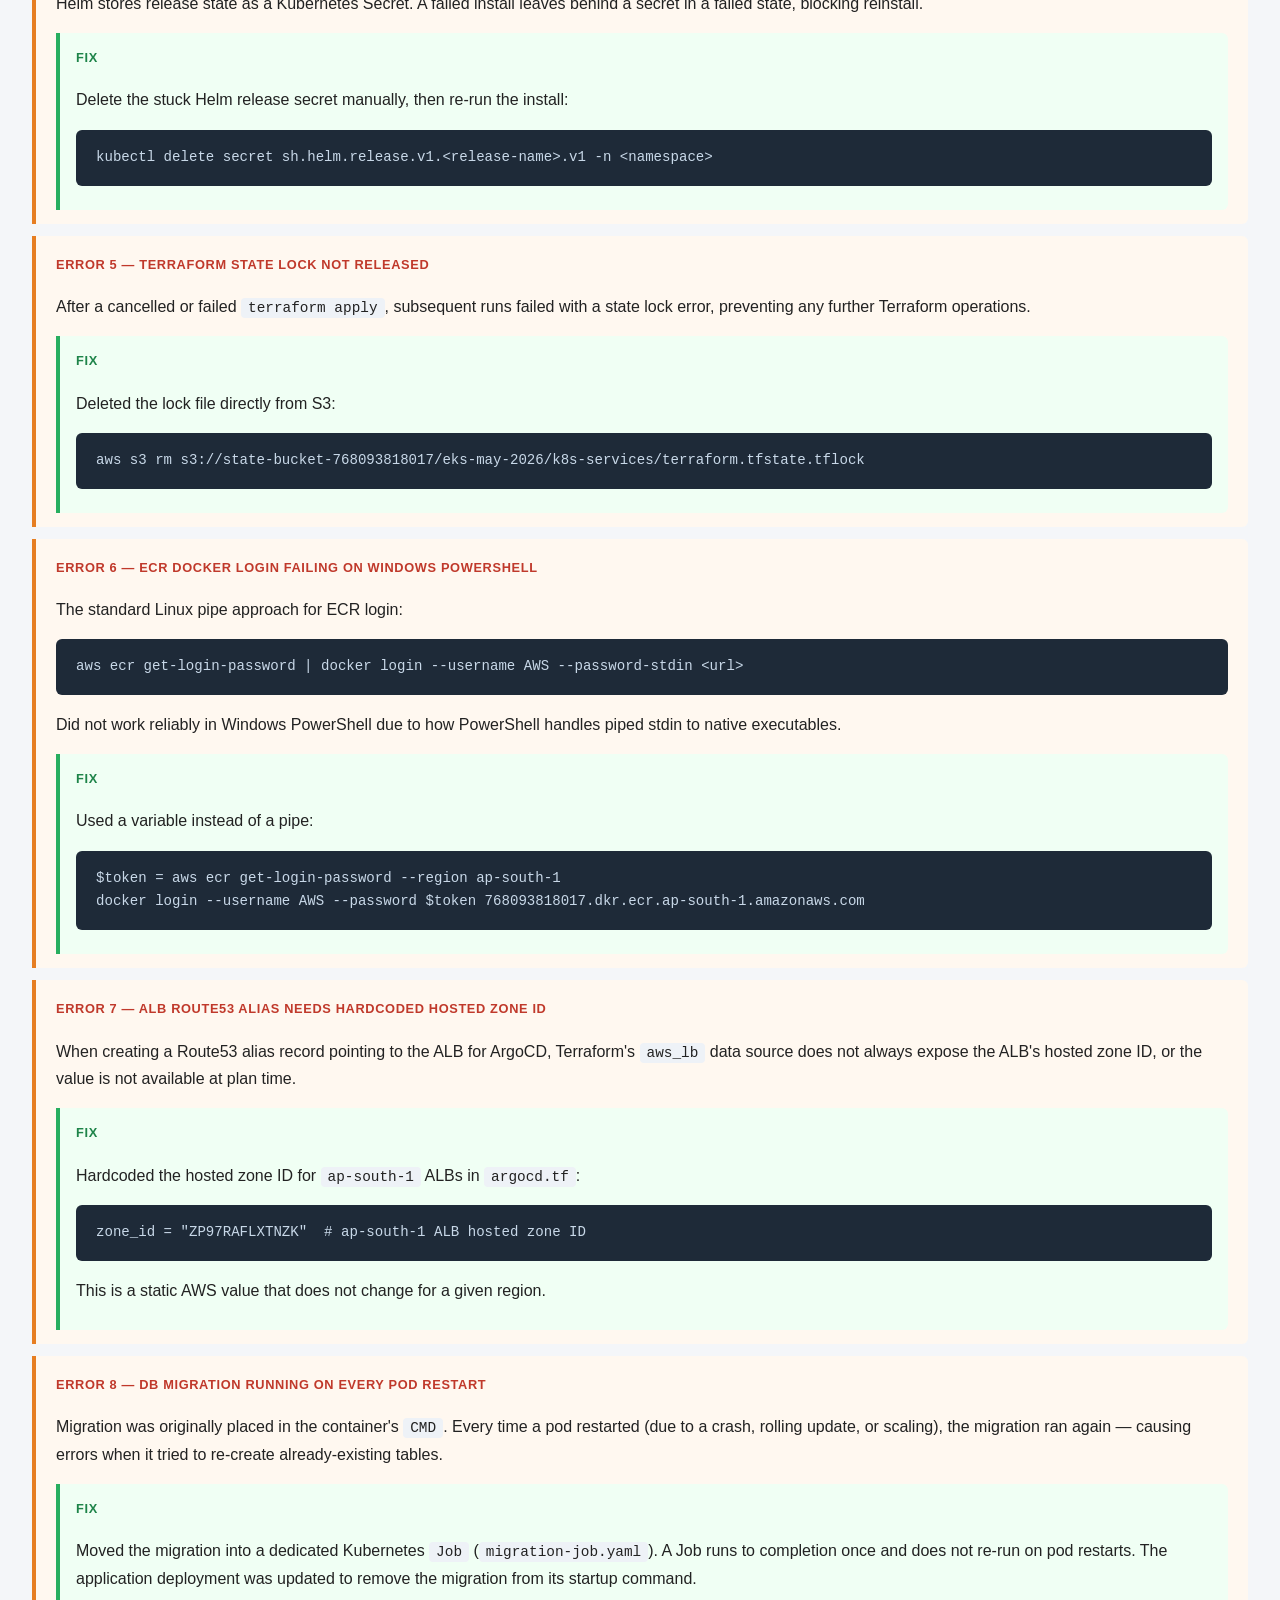
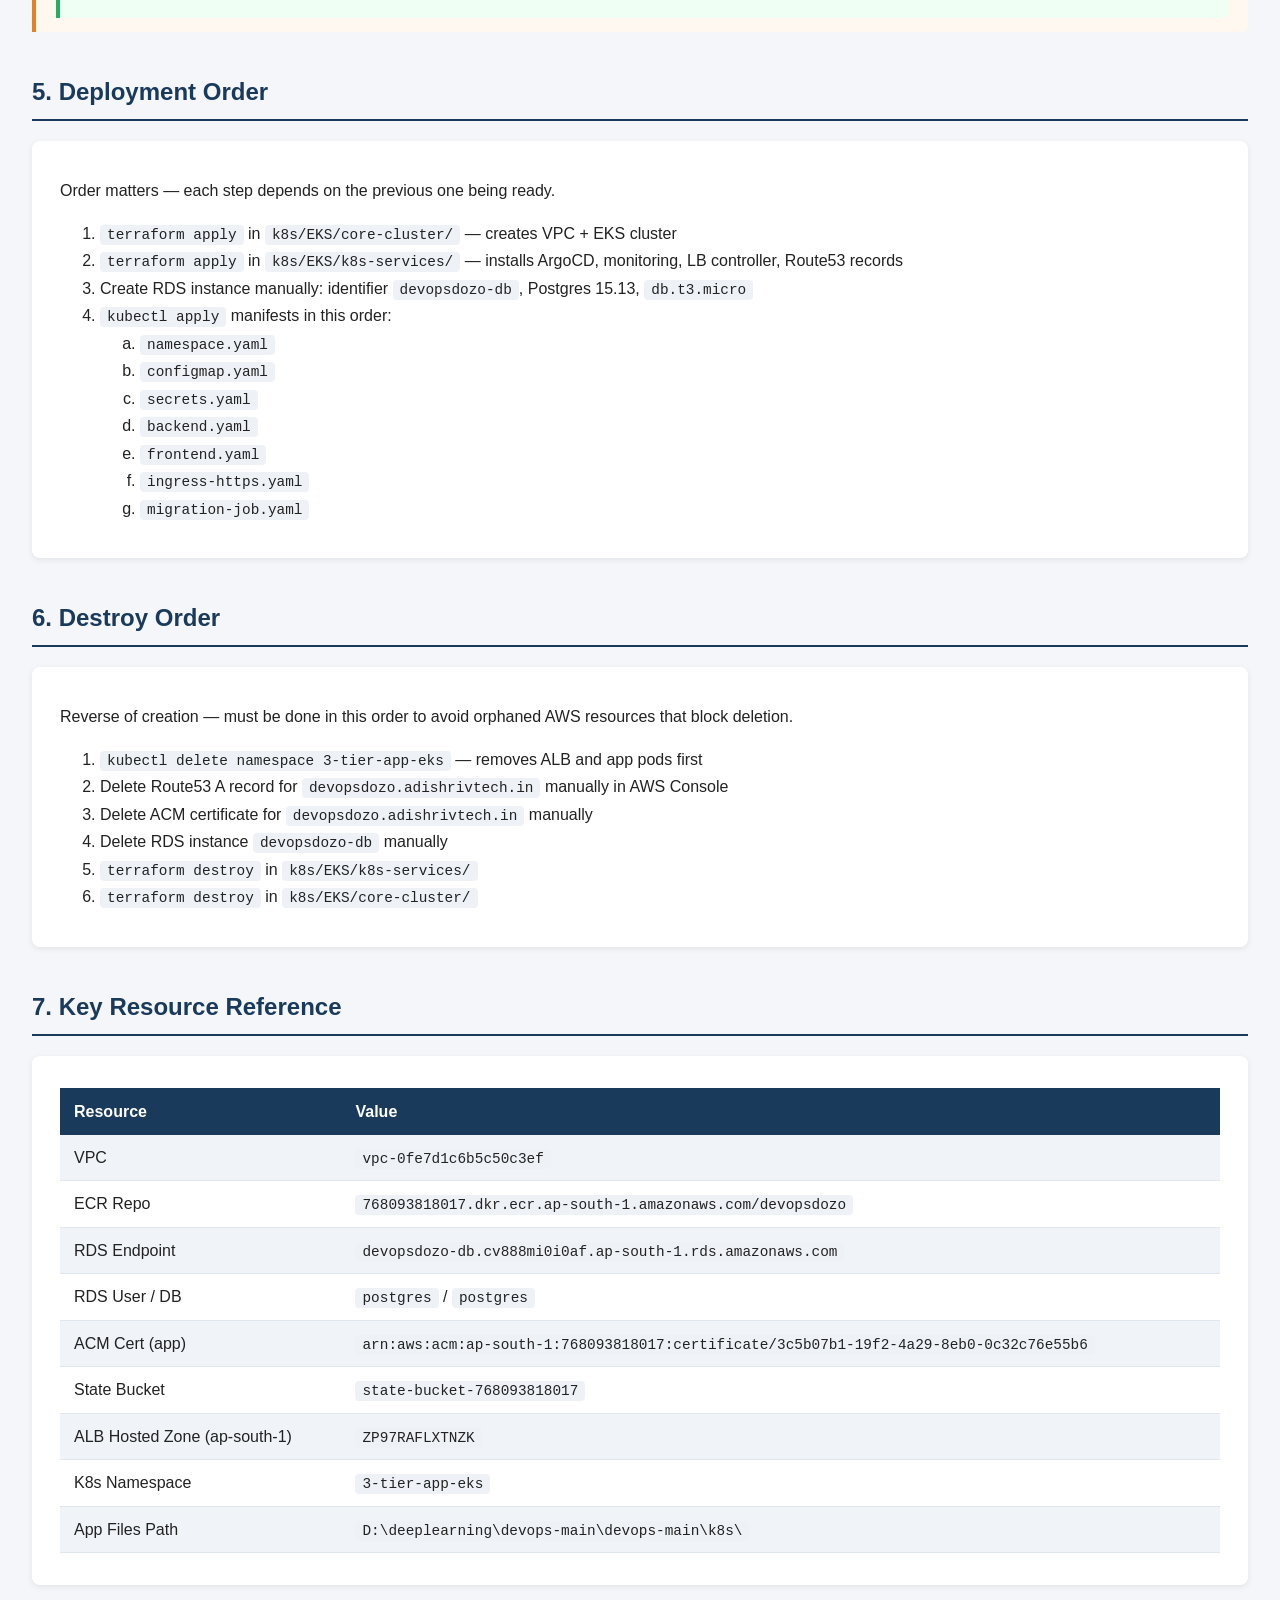
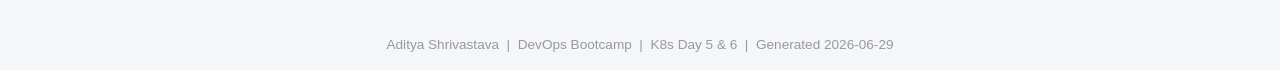
<file: k8s/day5-6/k8s_day5_6_summary.html>
<!DOCTYPE html>
<html lang="en">
<head>
  <meta charset="UTF-8" />
  <meta name="viewport" content="width=device-width, initial-scale=1.0" />
  <title>K8s Day 5 & 6 — EKS Assignment Summary</title>
  <style>
    body {
      font-family: Segoe UI, Arial, sans-serif;
      background: #f4f6f9;
      color: #222;
      margin: 0;
      padding: 32px;
      line-height: 1.7;
    }
    h1 {
      background: #1a3a5c;
      color: #fff;
      padding: 24px 32px;
      border-radius: 8px;
      margin-bottom: 8px;
    }
    h1 span {
      font-size: 0.55em;
      font-weight: 400;
      display: block;
      margin-top: 4px;
      color: #a8c8f0;
    }
    h2 {
      color: #1a3a5c;
      border-bottom: 2px solid #1a3a5c;
      padding-bottom: 6px;
      margin-top: 40px;
    }
    h3 {
      color: #2c5f8a;
      margin-top: 24px;
    }
    .card {
      background: #fff;
      border-radius: 8px;
      padding: 20px 28px;
      margin: 16px 0;
      box-shadow: 0 2px 6px rgba(0,0,0,0.08);
    }
    .badge {
      display: inline-block;
      background: #27ae60;
      color: #fff;
      font-size: 0.78em;
      padding: 2px 10px;
      border-radius: 12px;
      margin-left: 10px;
      vertical-align: middle;
    }
    table {
      width: 100%;
      border-collapse: collapse;
      margin: 12px 0;
    }
    th {
      background: #1a3a5c;
      color: #fff;
      padding: 10px 14px;
      text-align: left;
    }
    td {
      padding: 9px 14px;
      border-bottom: 1px solid #e0e6ed;
    }
    tr:nth-child(even) td {
      background: #f0f4f8;
    }
    code {
      background: #eef2f7;
      border-radius: 4px;
      padding: 2px 7px;
      font-family: Consolas, monospace;
      font-size: 0.9em;
    }
    pre {
      background: #1e2a38;
      color: #c8d8e8;
      border-radius: 6px;
      padding: 16px 20px;
      overflow-x: auto;
      font-family: Consolas, monospace;
      font-size: 0.88em;
    }
    .error-block {
      background: #fff8f0;
      border-left: 4px solid #e67e22;
      border-radius: 0 6px 6px 0;
      padding: 14px 20px;
      margin: 12px 0;
    }
    .error-block .fix {
      background: #f0fff4;
      border-left: 4px solid #27ae60;
      border-radius: 0 6px 6px 0;
      padding: 10px 16px;
      margin-top: 10px;
    }
    .error-block strong.label {
      font-size: 0.8em;
      text-transform: uppercase;
      letter-spacing: 0.05em;
    }
    .error-label { color: #c0392b; }
    .fix-label { color: #1e8449; }
    ul li { margin-bottom: 6px; }
    .section-intro {
      color: #555;
      font-size: 0.97em;
      margin-bottom: 16px;
    }
    .stack-step {
      display: flex;
      align-items: flex-start;
      gap: 16px;
      margin: 10px 0;
    }
    .step-num {
      background: #1a3a5c;
      color: #fff;
      border-radius: 50%;
      min-width: 30px;
      height: 30px;
      display: flex;
      align-items: center;
      justify-content: center;
      font-weight: bold;
      font-size: 0.9em;
      margin-top: 2px;
    }
    footer {
      margin-top: 48px;
      text-align: center;
      color: #999;
      font-size: 0.85em;
    }
  </style>
</head>
<body>

<h1>
  Kubernetes Day 5 &amp; 6 — EKS Assignment Summary
  <span>Aditya Shrivastava &nbsp;|&nbsp; DevOps Bootcamp &nbsp;|&nbsp; Completed: 2026-06-27</span>
</h1>

<!-- ═══════════════════════════════════════════════════════ -->
<h2>1. Overview</h2>
<div class="card">
  <p>This assignment deployed a <strong>production-style 3-tier web application</strong> on AWS EKS (Elastic Kubernetes Service). The goal was to move from local Kind clusters to real cloud infrastructure, add monitoring, and set up GitOps-style continuous delivery with ArgoCD.</p>
  <table>
    <tr><th>Item</th><th>Detail</th></tr>
    <tr><td>AWS Account</td><td><code>768093818017</code></td></tr>
    <tr><td>Region</td><td><code>ap-south-1</code> (Mumbai)</td></tr>
    <tr><td>EKS Cluster</td><td><code>eks-cluster</code></td></tr>
    <tr><td>Node Type</td><td><code>t3.small</code> &times; 3 nodes</td></tr>
    <tr><td>App URL</td><td><code>https://devopsdozo.adishrivtech.in</code></td></tr>
    <tr><td>ArgoCD URL</td><td><code>https://argocd.devopsdozo.adishrivtech.in</code></td></tr>
    <tr><td>Source Repo</td><td><code>curi-adi/devops</code> (branch: main)</td></tr>
    <tr><td>Reference Repo</td><td><code>akhileshmishrabiz/k8s-may26</code></td></tr>
  </table>
</div>

<!-- ═══════════════════════════════════════════════════════ -->
<h2>2. Architecture</h2>
<div class="card">
  <p class="section-intro">The app follows a 3-tier pattern: React frontend → Flask backend → PostgreSQL database, all running in Kubernetes on EKS, exposed via an AWS Application Load Balancer.</p>

  <h3>Infrastructure Stack</h3>
  <div class="stack-step"><div class="step-num">1</div><div><strong>VPC &amp; Networking</strong> — Custom VPC (<code>vpc-0fe7d1c6b5c50c3ef</code>), public/private subnets, NAT gateway — created via Terraform (<code>k8s/EKS/core-cluster/</code>)</div></div>
  <div class="stack-step"><div class="step-num">2</div><div><strong>EKS Cluster</strong> — Managed Kubernetes cluster with 3 × t3.small worker nodes (3 nodes required due to the 11-pod-per-node limit on t3.small)</div></div>
  <div class="stack-step"><div class="step-num">3</div><div><strong>AWS Load Balancer Controller</strong> — Installed via Helm; allows EKS to provision AWS ALBs from Kubernetes Ingress objects</div></div>
  <div class="stack-step"><div class="step-num">4</div><div><strong>ArgoCD</strong> — GitOps delivery tool installed via Helm; watches the GitHub repo and syncs Kubernetes manifests automatically</div></div>
  <div class="stack-step"><div class="step-num">5</div><div><strong>Monitoring</strong> — Prometheus + Grafana + Loki stack installed via Helm in the <code>monitoring</code> namespace</div></div>
  <div class="stack-step"><div class="step-num">6</div><div><strong>RDS PostgreSQL</strong> — Managed Postgres 15.13 on <code>db.t3.micro</code>; created manually (not in Terraform state)</div></div>
  <div class="stack-step"><div class="step-num">7</div><div><strong>ECR</strong> — Docker images stored in ECR: <code>768093818017.dkr.ecr.ap-south-1.amazonaws.com/devopsdozo</code> (tags: <code>backend</code>, <code>frontend</code>)</div></div>

  <h3>Kubernetes Namespace &amp; Manifests</h3>
  <table>
    <tr><th>Manifest</th><th>Purpose</th></tr>
    <tr><td><code>namespace.yaml</code></td><td>Creates <code>3-tier-app-eks</code> namespace</td></tr>
    <tr><td><code>configmap.yaml</code></td><td>App config (DB URL, env vars)</td></tr>
    <tr><td><code>secrets.yaml</code></td><td>DB credentials</td></tr>
    <tr><td><code>backend.yaml</code></td><td>Flask API deployment + service (port 8000)</td></tr>
    <tr><td><code>frontend.yaml</code></td><td>React app deployment + service (port 80)</td></tr>
    <tr><td><code>ingress-https.yaml</code></td><td>ALB ingress with TLS termination (ACM cert)</td></tr>
    <tr><td><code>migration-job.yaml</code></td><td>Kubernetes Job to run DB migrations once at deploy time</td></tr>
  </table>
</div>

<!-- ═══════════════════════════════════════════════════════ -->
<h2>3. What Was Done &amp; Why</h2>
<div class="card">

  <h3>Terraform Split into Two Modules</h3>
  <p>Infrastructure is split into two separate Terraform roots:</p>
  <ul>
    <li><code>core-cluster/</code> — VPC, subnets, EKS cluster, node groups. Changes here are rare and costly.</li>
    <li><code>k8s-services/</code> — Helm releases (ArgoCD, monitoring, LB controller), Route53 records, ACM certs. Changes here are frequent.</li>
  </ul>
  <p><strong>Why split:</strong> Running a single <code>terraform apply</code> on everything would recreate the cluster on minor service changes. The split means cluster rebuilds are opt-in.</p>

  <h3>3 Worker Nodes Instead of 1 or 2</h3>
  <p>t3.small instances support a maximum of 11 pods per node (AWS ENI limit). The full stack (system pods + monitoring + ArgoCD + app pods) needed more than 11 pods total, so 3 nodes were used to spread the load.</p>

  <h3>DB Migration as a Kubernetes Job</h3>
  <p>Initially the migration script was part of the container's startup command (<code>CMD</code>). This caused problems: if a pod restarted, migrations ran again and sometimes failed. Moving it to a dedicated Kubernetes Job means it runs once, completes, and does not run again on pod restarts.</p>

  <h3>Prometheus &amp; Grafana Resource Reduction</h3>
  <p>The default Helm chart values for Prometheus requested 2GB of memory — far too much for t3.small nodes (which only have 2GB total). Resource requests were reduced: Prometheus to 512Mi, Grafana to 256Mi, and the Helm install timeout was extended to 900 seconds to allow pods time to schedule.</p>

  <h3>Terraform State in S3</h3>
  <p>Remote state stored in S3 bucket <code>state-bucket-768093818017</code> with two keys:</p>
  <ul>
    <li><code>eks-may-2026/eks-core-cluster/terraform.tfstate</code></li>
    <li><code>eks-may-2026/k8s-services/terraform.tfstate</code></li>
  </ul>
  <p>This allows team members (and future sessions) to share the same state without conflicts.</p>

  <h3>ACM Certificates</h3>
  <p>Two separate ACM certificates were created — one for the main app domain and one for ArgoCD — because they are managed by different Terraform modules and ALBs.</p>
</div>

<!-- ═══════════════════════════════════════════════════════ -->
<h2>4. Errors Encountered &amp; Fixes</h2>
<div class="card section-intro">Every error below was hit during the actual assignment. These are real fixes, not theoretical ones.</div>

<div class="error-block">
  <strong class="label error-label">Error 1 — Windows CRLF Breaking Shell Script in Container</strong>
  <p>The <code>migrate.sh</code> database migration script was written on Windows, which saved it with <code>\r\n</code> (CRLF) line endings. When the Linux container tried to execute it, bash read the <code>\r</code> as part of the command and threw:</p>
  <pre>bash: $'\r': command not found</pre>
  <div class="fix">
    <strong class="label fix-label">Fix</strong>
    <p>Added a <code>sed</code> stripping step in the Dockerfile, before the script is executed:</p>
    <pre>RUN sed -i 's/\r//' migrate.sh</pre>
    <p>This strips all carriage return characters from the script at image build time, making it safe to run on Linux regardless of how the file was edited on Windows.</p>
  </div>
</div>

<div class="error-block">
  <strong class="label error-label">Error 2 — t3.small Pod Limit Exceeded (Pending Pods)</strong>
  <p>Pods kept staying in <code>Pending</code> state with the event:</p>
  <pre>0/2 nodes are available: 2 Too many pods.</pre>
  <p>AWS limits t3.small to 11 pods per node due to ENI/IP constraints. With 2 nodes, system pods alone consumed most of the capacity.</p>
  <div class="fix">
    <strong class="label fix-label">Fix</strong>
    <p>Increased the node group from 2 to 3 nodes in the Terraform EKS config. 3 nodes gave 33 pod slots, enough to run all system, monitoring, ArgoCD, and app pods comfortably.</p>
  </div>
</div>

<div class="error-block">
  <strong class="label error-label">Error 3 — Prometheus Helm Install Timeout / OOMKilled</strong>
  <p>The default Prometheus Helm chart requested 2Gi memory, which exceeded what a t3.small node could provide. Install would timeout, and pods would be OOMKilled or stay in <code>Pending</code>.</p>
  <div class="fix">
    <strong class="label fix-label">Fix</strong>
    <p>Overrode resource values in the Helm values file:</p>
    <pre>prometheus:
  server:
    resources:
      requests:
        memory: "512Mi"
grafana:
  resources:
    requests:
      memory: "256Mi"</pre>
    <p>Also increased the Helm install timeout to 900 seconds (<code>--timeout 900s</code>) to give pods time to pull images and start on constrained nodes.</p>
  </div>
</div>

<div class="error-block">
  <strong class="label error-label">Error 4 — Helm "Cannot Re-use a Name That Is Still in Use"</strong>
  <p>After a failed Helm install, retrying gave:</p>
  <pre>Error: cannot re-use a name that is still in use</pre>
  <p>Helm stores release state as a Kubernetes Secret. A failed install leaves behind a secret in a failed state, blocking reinstall.</p>
  <div class="fix">
    <strong class="label fix-label">Fix</strong>
    <p>Delete the stuck Helm release secret manually, then re-run the install:</p>
    <pre>kubectl delete secret sh.helm.release.v1.&lt;release-name&gt;.v1 -n &lt;namespace&gt;</pre>
  </div>
</div>

<div class="error-block">
  <strong class="label error-label">Error 5 — Terraform State Lock Not Released</strong>
  <p>After a cancelled or failed <code>terraform apply</code>, subsequent runs failed with a state lock error, preventing any further Terraform operations.</p>
  <div class="fix">
    <strong class="label fix-label">Fix</strong>
    <p>Deleted the lock file directly from S3:</p>
    <pre>aws s3 rm s3://state-bucket-768093818017/eks-may-2026/k8s-services/terraform.tfstate.tflock</pre>
  </div>
</div>

<div class="error-block">
  <strong class="label error-label">Error 6 — ECR Docker Login Failing on Windows PowerShell</strong>
  <p>The standard Linux pipe approach for ECR login:</p>
  <pre>aws ecr get-login-password | docker login --username AWS --password-stdin &lt;url&gt;</pre>
  <p>Did not work reliably in Windows PowerShell due to how PowerShell handles piped stdin to native executables.</p>
  <div class="fix">
    <strong class="label fix-label">Fix</strong>
    <p>Used a variable instead of a pipe:</p>
    <pre>$token = aws ecr get-login-password --region ap-south-1
docker login --username AWS --password $token 768093818017.dkr.ecr.ap-south-1.amazonaws.com</pre>
  </div>
</div>

<div class="error-block">
  <strong class="label error-label">Error 7 — ALB Route53 Alias Needs Hardcoded Hosted Zone ID</strong>
  <p>When creating a Route53 alias record pointing to the ALB for ArgoCD, Terraform's <code>aws_lb</code> data source does not always expose the ALB's hosted zone ID, or the value is not available at plan time.</p>
  <div class="fix">
    <strong class="label fix-label">Fix</strong>
    <p>Hardcoded the hosted zone ID for <code>ap-south-1</code> ALBs in <code>argocd.tf</code>:</p>
    <pre>zone_id = "ZP97RAFLXTNZK"  # ap-south-1 ALB hosted zone ID</pre>
    <p>This is a static AWS value that does not change for a given region.</p>
  </div>
</div>

<div class="error-block">
  <strong class="label error-label">Error 8 — DB Migration Running on Every Pod Restart</strong>
  <p>Migration was originally placed in the container's <code>CMD</code>. Every time a pod restarted (due to a crash, rolling update, or scaling), the migration ran again — causing errors when it tried to re-create already-existing tables.</p>
  <div class="fix">
    <strong class="label fix-label">Fix</strong>
    <p>Moved the migration into a dedicated Kubernetes <code>Job</code> (<code>migration-job.yaml</code>). A Job runs to completion once and does not re-run on pod restarts. The application deployment was updated to remove the migration from its startup command.</p>
  </div>
</div>

<!-- ═══════════════════════════════════════════════════════ -->
<h2>5. Deployment Order</h2>
<div class="card">
  <p>Order matters — each step depends on the previous one being ready.</p>
  <ol>
    <li><code>terraform apply</code> in <code>k8s/EKS/core-cluster/</code> — creates VPC + EKS cluster</li>
    <li><code>terraform apply</code> in <code>k8s/EKS/k8s-services/</code> — installs ArgoCD, monitoring, LB controller, Route53 records</li>
    <li>Create RDS instance manually: identifier <code>devopsdozo-db</code>, Postgres 15.13, <code>db.t3.micro</code></li>
    <li><code>kubectl apply</code> manifests in this order:
      <ol type="a">
        <li><code>namespace.yaml</code></li>
        <li><code>configmap.yaml</code></li>
        <li><code>secrets.yaml</code></li>
        <li><code>backend.yaml</code></li>
        <li><code>frontend.yaml</code></li>
        <li><code>ingress-https.yaml</code></li>
        <li><code>migration-job.yaml</code></li>
      </ol>
    </li>
  </ol>
</div>

<!-- ═══════════════════════════════════════════════════════ -->
<h2>6. Destroy Order</h2>
<div class="card">
  <p>Reverse of creation — must be done in this order to avoid orphaned AWS resources that block deletion.</p>
  <ol>
    <li><code>kubectl delete namespace 3-tier-app-eks</code> — removes ALB and app pods first</li>
    <li>Delete Route53 A record for <code>devopsdozo.adishrivtech.in</code> manually in AWS Console</li>
    <li>Delete ACM certificate for <code>devopsdozo.adishrivtech.in</code> manually</li>
    <li>Delete RDS instance <code>devopsdozo-db</code> manually</li>
    <li><code>terraform destroy</code> in <code>k8s/EKS/k8s-services/</code></li>
    <li><code>terraform destroy</code> in <code>k8s/EKS/core-cluster/</code></li>
  </ol>
</div>

<!-- ═══════════════════════════════════════════════════════ -->
<h2>7. Key Resource Reference</h2>
<div class="card">
  <table>
    <tr><th>Resource</th><th>Value</th></tr>
    <tr><td>VPC</td><td><code>vpc-0fe7d1c6b5c50c3ef</code></td></tr>
    <tr><td>ECR Repo</td><td><code>768093818017.dkr.ecr.ap-south-1.amazonaws.com/devopsdozo</code></td></tr>
    <tr><td>RDS Endpoint</td><td><code>devopsdozo-db.cv888mi0i0af.ap-south-1.rds.amazonaws.com</code></td></tr>
    <tr><td>RDS User / DB</td><td><code>postgres</code> / <code>postgres</code></td></tr>
    <tr><td>ACM Cert (app)</td><td><code>arn:aws:acm:ap-south-1:768093818017:certificate/3c5b07b1-19f2-4a29-8eb0-0c32c76e55b6</code></td></tr>
    <tr><td>State Bucket</td><td><code>state-bucket-768093818017</code></td></tr>
    <tr><td>ALB Hosted Zone (ap-south-1)</td><td><code>ZP97RAFLXTNZK</code></td></tr>
    <tr><td>K8s Namespace</td><td><code>3-tier-app-eks</code></td></tr>
    <tr><td>App Files Path</td><td><code>D:\deeplearning\devops-main\devops-main\k8s\</code></td></tr>
  </table>
</div>

<footer>
  Aditya Shrivastava &nbsp;|&nbsp; DevOps Bootcamp &nbsp;|&nbsp; K8s Day 5 &amp; 6 &nbsp;|&nbsp; Generated 2026-06-29
</footer>

</body>
</html>
</file>
